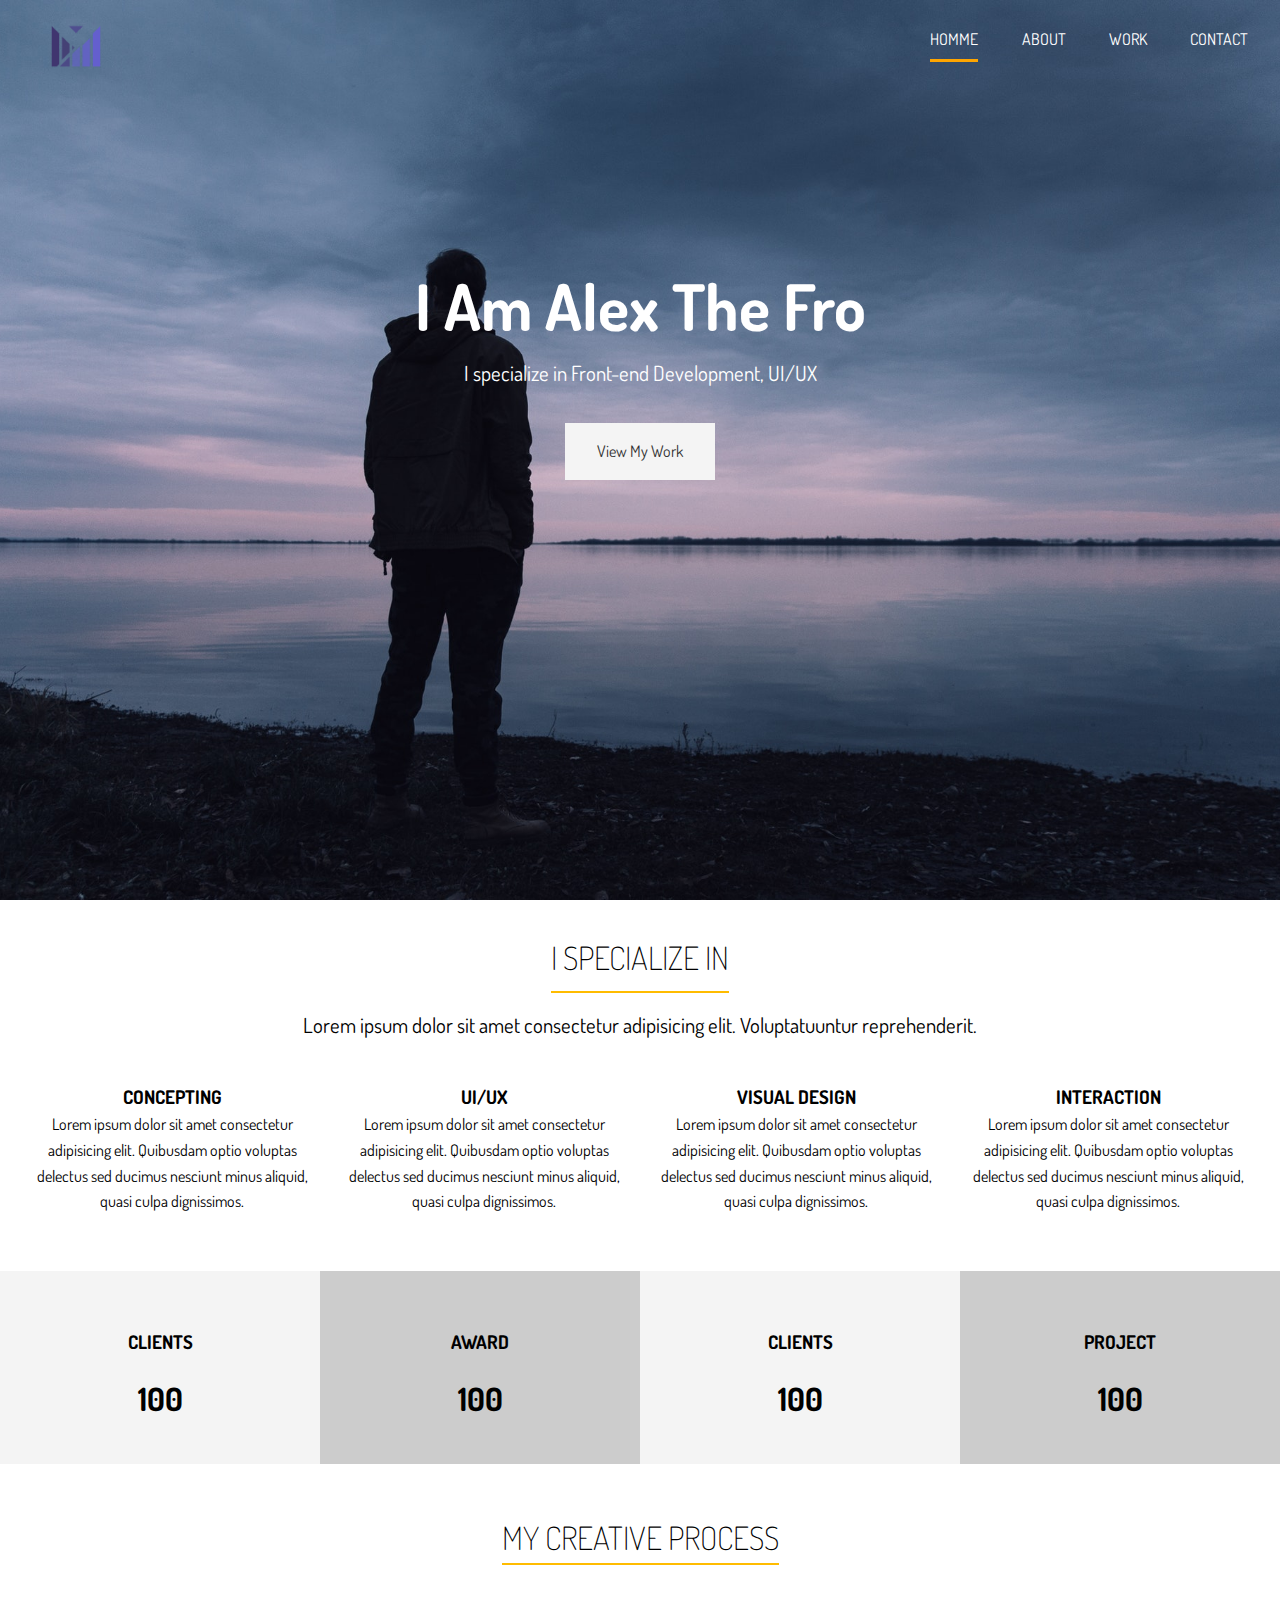
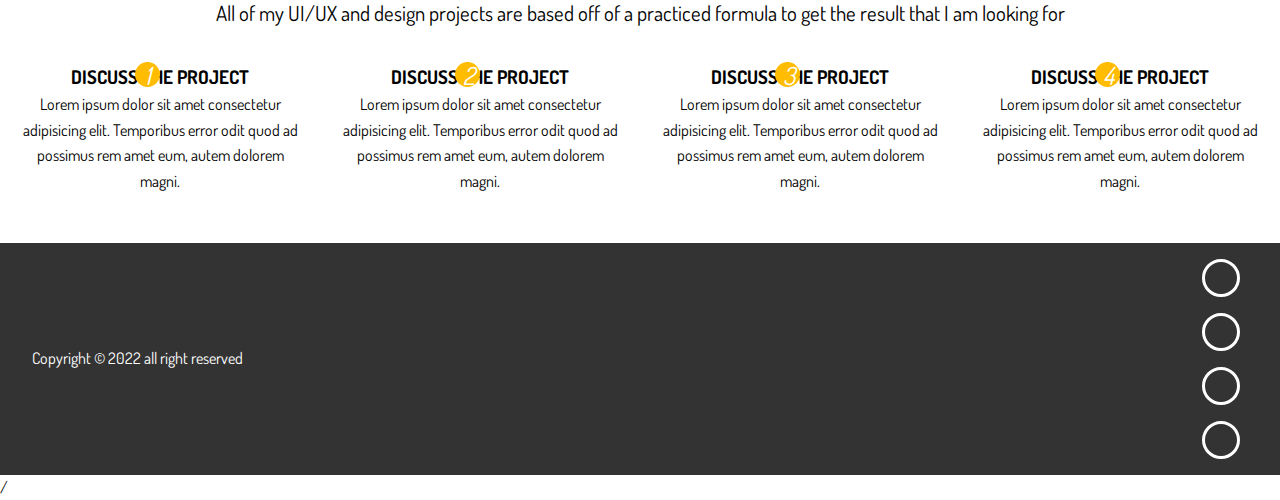
<file: index.html>
<!DOCTYPE html>
<html lang="en">
<head>
  <meta charset="UTF-8">
  <meta name="viewport" content="width=device-width, initial-scale=1.0">
  <meta http-equiv="X-UA-Compatible" content="ie=edge">
  <link
      rel="stylesheet"
      href="https://use.fontawesome.com/releases/v5.7.2/css/all.css"
      integrity="sha384-fnmOCqbTlWIlj8LyTjo7mOUStjsKC4pOpQbqyi7RrhN7udi9RwhKkMHpvLbHG9Sr"
      crossorigin="anonymous">
  <link href="https://fonts.googleapis.com/css?family=Dosis&display=swap" rel="stylesheet">
  <link rel="stylesheet" href="./css/main.css">
  <link rel="shortcut icon" type="image/x-icon" href="/favicon.ico">
  <title>Portfolio</title>
</head>
<body>
  <header class="head head-home">
    <div class="container">
      <nav id="main-nav">
        <img src="./img/logoalex.png" style="width: 120px; height: 120px; " alt="my logo" id="logo">
        <ul>
          <li><a href="index.html" >Homme</a><div class="current"></div></li>
          <li><a href="about.html">About</a><div></div></li>
          <li><a href="work.html">Work</a><div></div></li>
          <li><a href="contact.html">Contact</a><div></div></li>
        </ul>
      </nav>
      <div class="header-content">
        <h1>
          I Am Alex The
          <span
            class="txt-type"
            data-wait="3000"
            data-words='["Front-end Developer", "UI/UX Dev"]'
          ></span>
        </h1>
        <p class="lead">
          I specialize in Front-end Development, UI/UX
        </p>
        <a href="work.html" class="btn btn-light">View My Work</a>
      </div>
    </div>
  </header>
  <main>
    <div class="container">
      <div class="main-A">
        <h2>I SPECIALIZE IN</h2>
        <p>Lorem ipsum dolor sit amet consectetur adipisicing elit. Voluptatuuntur reprehenderit.</p>
        <div class="spec-itm">
          <div>
            <i class="fas fa-file-alt fa-2x"></i>
            <h3>CONCEPTING</h3>
            <p>Lorem ipsum dolor sit amet consectetur adipisicing elit. Quibusdam optio voluptas delectus sed ducimus nesciunt minus aliquid, quasi culpa dignissimos.</p>
          </div>
          <div>
            <i class="fas fa-desktop fa-2x"></i>
            <h3>UI/UX</h3>
            <p>Lorem ipsum dolor sit amet consectetur adipisicing elit. Quibusdam optio voluptas delectus sed ducimus nesciunt minus aliquid, quasi culpa dignissimos.</p>
          </div>
          <div>
            <i class="fas fa-object-ungroup fa-2x"></i>
            <h3>VISUAL DESIGN</h3>
            <p>Lorem ipsum dolor sit amet consectetur adipisicing elit. Quibusdam optio voluptas delectus sed ducimus nesciunt minus aliquid, quasi culpa dignissimos.</p>
          </div>
          <div>
            <i class="fas fa-thumbs-up fa-2x"></i>
            <h3>interaction</h3>
            <p>Lorem ipsum dolor sit amet consectetur adipisicing elit. Quibusdam optio voluptas delectus sed ducimus nesciunt minus aliquid, quasi culpa dignissimos.</p>
          </div>
        </div>
      </div>
    </div>
    <div class="main-B">
      <div>
        <i class="fas fa-users fa-3x"></i>
        <h3>clients</h3>
        <p> 100</p>
      </div>
      <div>
        <i class="fas fa-award fa-3x"></i>
        <h3>Award</h3>
        <p> 100</p>
      </div>
      <div>
        <i class="fas fa-hourglass-start fa-3x"></i>
        <h3>clients</h3>
        <p> 100</p>
      </div>
      <div>
        <i class="fas fa-code-branch fa-3x"></i>
        <h3>project</h3>
        <p> 100</p>
      </div>
    </div>
    <div class="main-C">
      <div class="container">
        <h2 class="l-heading">MY CREATIVE PROCESS</h2>
        <p class="lead">All of my UI/UX and design projects are based off of a practiced formula to get the result that I am looking for</p>
        <div class="pros">
          <div>
            <i class="fas fa-file-alt fa-3x"><div class="namb">1</div></i>
            <h3>DISCUSS THE PROJECT</h3>
            <p>Lorem ipsum dolor sit amet consectetur adipisicing elit. Temporibus error odit quod ad possimus rem amet eum, autem dolorem magni.</p>
          </div>
          <div>
            <i class="fas fa-desktop fa-3x"><div class="namb">2</div></i>
            <h3>DISCUSS THE PROJECT</h3>
            <p>Lorem ipsum dolor sit amet consectetur adipisicing elit. Temporibus error odit quod ad possimus rem amet eum, autem dolorem magni.</p>
          </div>
          <div>
            <i class="fas fa-code-branch fa-3x"><div class="namb">3</div></i>
            <h3>DISCUSS THE PROJECT</h3>
            <p>Lorem ipsum dolor sit amet consectetur adipisicing elit. Temporibus error odit quod ad possimus rem amet eum, autem dolorem magni.</p>
          </div>
          <div>
            <i class="fas fa-code-branch fa-3x"><div class="namb">4</div></i>
            <h3>DISCUSS THE PROJECT</h3>
            <p>Lorem ipsum dolor sit amet consectetur adipisicing elit. Temporibus error odit quod ad possimus rem amet eum, autem dolorem magni.</p>
          </div>
        </div>
      </div>
    </div>
  </main>
  <footer>
    <div class="container foot">
      <p>Copyright &copy; 2022 all right reserved</p>
      <ul>
        <li class="fab fa-twitter"></li>
        <li class="fab fa-facebook"></li>
        <li class="fab fa-instagram"></li>
        <li class="fab fa-twitter"></li>
      </ul>
    </div>
  </footer>
  <script src="./js/typewriter.js"></script>/
</body>
</html>
</file>
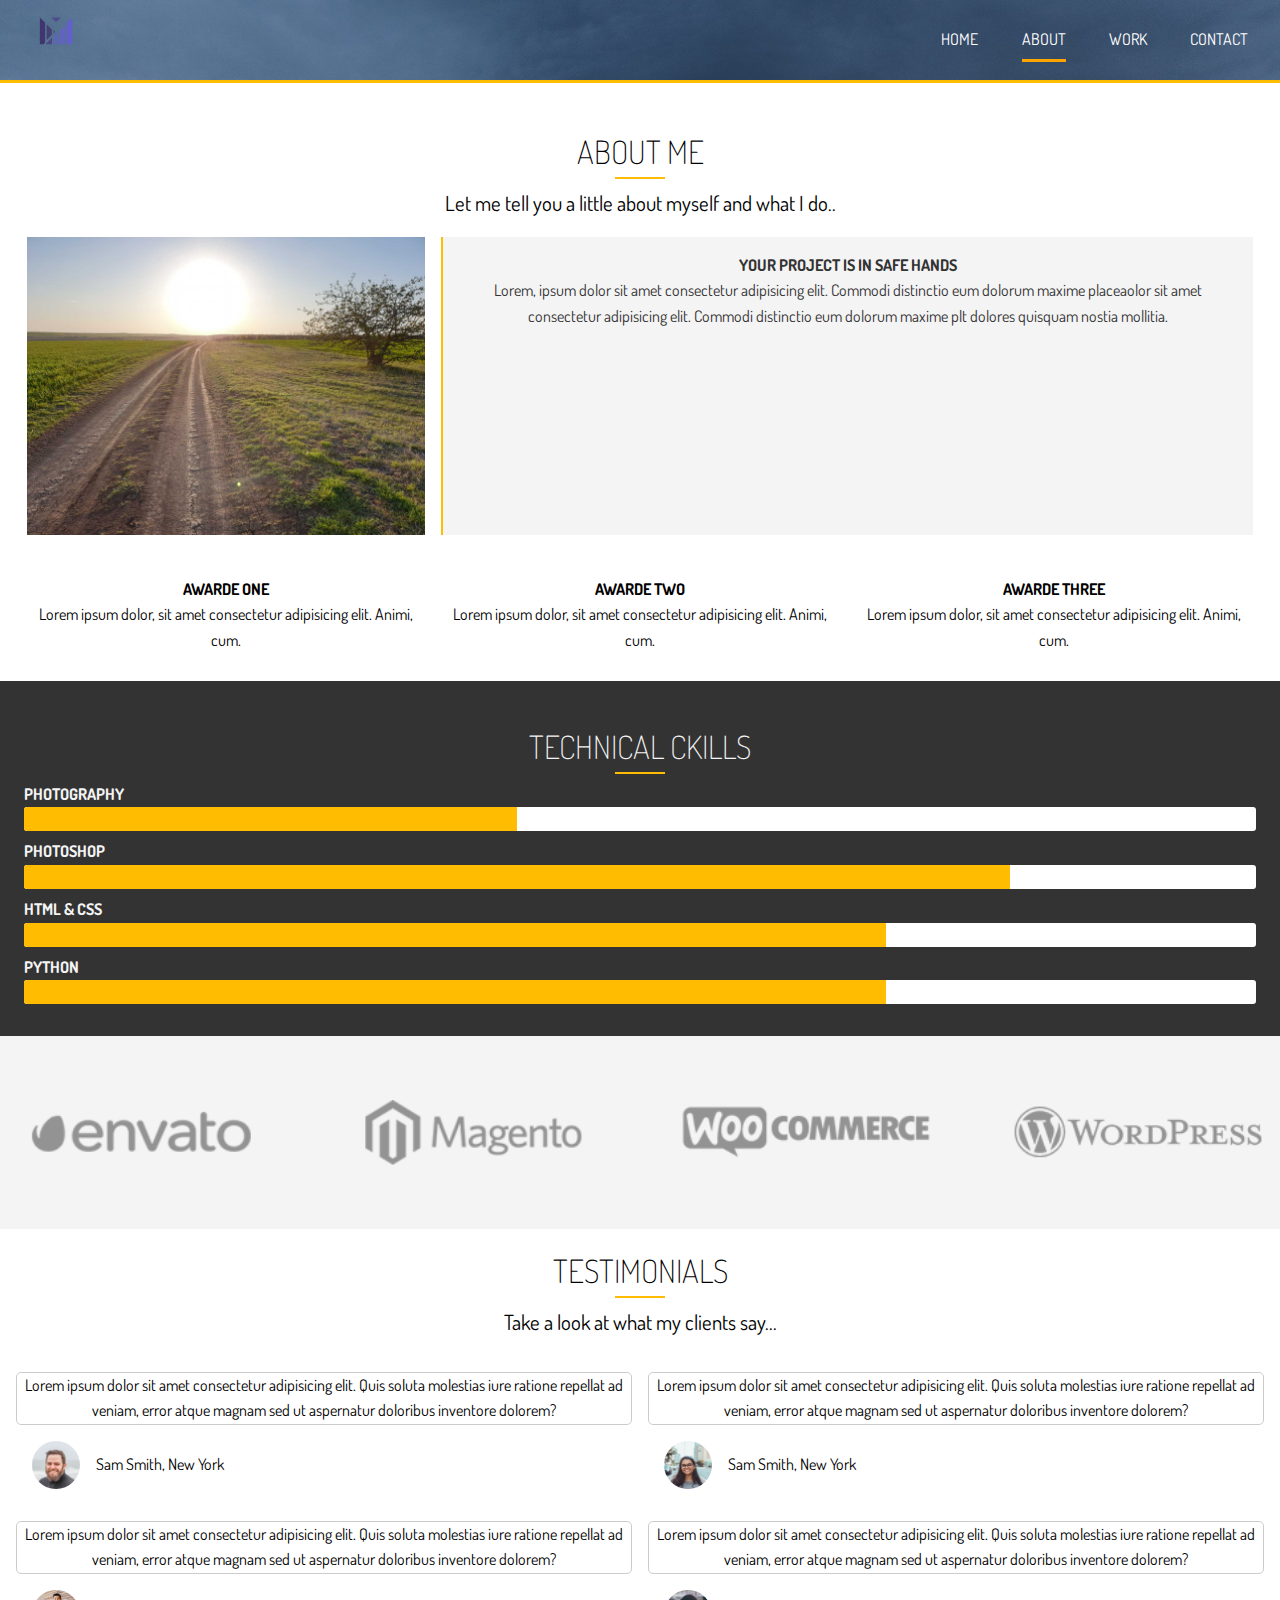
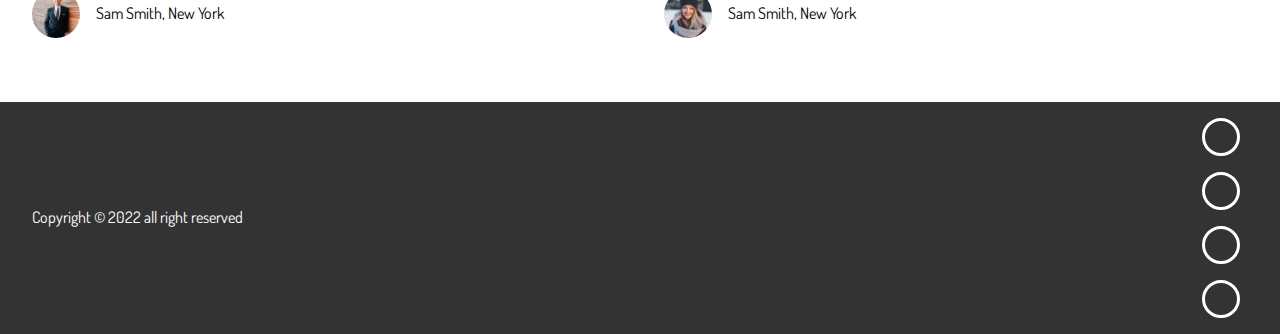
<file: about.html>
<!DOCTYPE html>
<html lang="en">
<head>
  <meta charset="UTF-8">
  <meta name="viewport" content="width=device-width, initial-scale=1.0">
  <meta http-equiv="X-UA-Compatible" content="ie=edge">
  <link
      rel="stylesheet"
      href="https://use.fontawesome.com/releases/v5.7.2/css/all.css"
      integrity="sha384-fnmOCqbTlWIlj8LyTjo7mOUStjsKC4pOpQbqyi7RrhN7udi9RwhKkMHpvLbHG9Sr"
      crossorigin="anonymous">
  <link href="https://fonts.googleapis.com/css?family=Dosis&display=swap" rel="stylesheet">
  <link rel="stylesheet" href="./css/main.css">
  <title>Portfolio</title>
</head>
<body>
  <header class="head head-about">
    <div class="container">
      <nav id="main-nav">
        <img src="./img/logoalex.png" style="width: 80px; height: 80px; " alt="my logo" id="logo">
        <ul>
          <li><a href="index.html" >Home</a><div ></div></li>
          <li><a href="about.html">About</a><div class="current"> </div></li>
          <li><a href="work.html">Work</a><div></div></li>
          <li><a href="contact.html">Contact</a><div></div></li>
        </ul>
      </nav>
    </div>
    <div class="mar"></div>
  </header>
  <section class="about-a">
    <div class="container">
      <h2 class="l-heading">about me</h2>
      <div class="slash"></div>
      <p class="lead">Let me tell you a little about myself and what I do..</p>
      <div class="about-grid">
        <img src="./img/me.jpg" alt="my photo">
        <div class="bio bg-light">
          <h4>YOUR PROJECT IS IN SAFE HANDS</h4>
          <p>Lorem, ipsum dolor sit amet consectetur adipisicing elit. Commodi distinctio eum dolorum maxime placeaolor sit amet consectetur adipisicing elit. Commodi distinctio eum dolorum maxime plt dolores quisquam nostia mollitia.</p>
        </div>
        <div class="award">
          <i class="fas fa-award fa-3x"></i>
          <h4>awarde one</h4>
          <p>Lorem ipsum dolor, sit amet consectetur adipisicing elit. Animi, cum.</p>
        </div>
        <div class="award">
          <i class="fas fa-award fa-3x"></i>
          <h4>awarde two</h4>
          <p>Lorem ipsum dolor, sit amet consectetur adipisicing elit. Animi, cum.</p>
        </div>
        <div class="award">
          <i class="fas fa-award fa-3x"></i>
          <h4>awarde three</h4>
          <p>Lorem ipsum dolor, sit amet consectetur adipisicing elit. Animi, cum.</p>
        </div>
      </div>
    </div>
  </section>
  <section class="about-b">
    <div class="container">
      <h2 class="l-heading">technical ckills</h2>
      <div class="slash"></div>
      <h4>photography</h4>
      <div class="bar"><div style="width: 40%;"></div></div>
      <h4>photoshop</h4>
      <div class="bar "><div style="width: 80%;"></div></div>
      <h4>html & css</h4>
      <div class="bar bar-3"><div style="width: 70%;"></div></div>
      <h4>python</h4>
      <div class="bar bar-4"><div style="width: 70%;"></div></div>
    </div>
  </section>
  <section class="container about-c">
      <img src="./img/about-logos/logo-envato.png" alt="logo1">
      <img src="./img/about-logos/logo-magento.png" alt="logo2">
      <img src="./img/about-logos/logo-woocommerce.png" alt="logo3">
      <img src="./img/about-logos/logo-wordpress.png" alt="logo4">
  </section>
  <section class="container about-d">
    <h2 class="l-heading">testimonials</h2>
    <div class="slash"></div>
    <div class="lead">Take a look at what my clients say...</div>
    <div class="about-d-grid">
      <div>
        <p>Lorem ipsum dolor sit amet consectetur adipisicing elit. Quis soluta molestias iure ratione repellat ad veniam, error atque magnam sed ut aspernatur doloribus inventore dolorem?</p>
        <div class="img-testim">
          <img src="./img/testimonials/person1.jpg" alt="person-1">
          <p>Sam Smith, New York</p>
        </div>  
      </div>
      <div>
        <p>Lorem ipsum dolor sit amet consectetur adipisicing elit. Quis soluta molestias iure ratione repellat ad veniam, error atque magnam sed ut aspernatur doloribus inventore dolorem?</p>
        <div class="img-testim">
          <img src="./img/testimonials/person2.jpg" alt="person-1">
          <p>Sam Smith, New York</p>
        </div>  
      </div>
      <div>
        <p>Lorem ipsum dolor sit amet consectetur adipisicing elit. Quis soluta molestias iure ratione repellat ad veniam, error atque magnam sed ut aspernatur doloribus inventore dolorem?</p>
        <div class="img-testim">
          <img src="./img/testimonials/person3.jpg" alt="person-1">
          <p>Sam Smith, New York</p>
        </div>  
      </div>
      <div>
        <p>Lorem ipsum dolor sit amet consectetur adipisicing elit. Quis soluta molestias iure ratione repellat ad veniam, error atque magnam sed ut aspernatur doloribus inventore dolorem?</p>
        <div class="img-testim">
          <img src="./img/testimonials/person4.jpg" alt="person-1">
          <p>Sam Smith, New York</p>
        </div>  
      </div>

    </div>
  </section>
  <footer>
    <div class="container foot">
      <p>Copyright &copy; 2022 all right reserved</p>
      <ul>
        <li class="fab fa-twitter"></li>
        <li class="fab fa-facebook"></li>
        <li class="fab fa-instagram"></li>
        <li class="fab fa-twitter"></li>
      </ul>
    </div>
  </footer>
  </body>
</file>
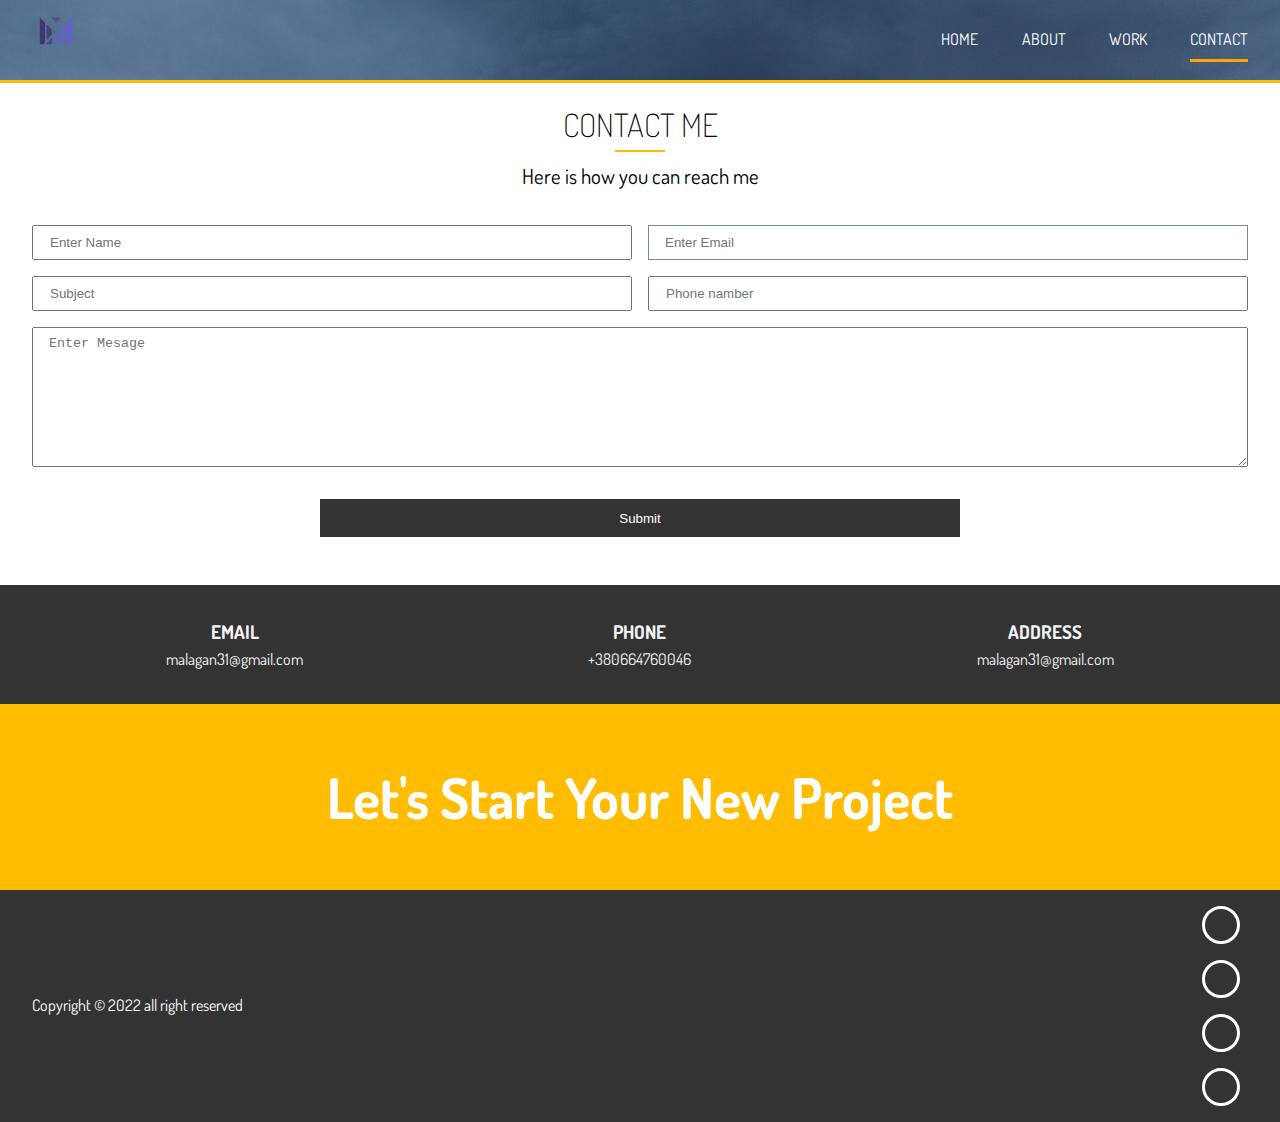
<file: contact.html>
<!DOCTYPE html>
<html lang="en">
<head>
  <meta charset="UTF-8">
  <meta name="viewport" content="width=device-width, initial-scale=1.0">
  <meta http-equiv="X-UA-Compatible" content="ie=edge">
  <link
      rel="stylesheet"
      href="https://use.fontawesome.com/releases/v5.7.2/css/all.css"
      integrity="sha384-fnmOCqbTlWIlj8LyTjo7mOUStjsKC4pOpQbqyi7RrhN7udi9RwhKkMHpvLbHG9Sr"
      crossorigin="anonymous">
  <link href="https://fonts.googleapis.com/css?family=Dosis&display=swap" rel="stylesheet">
  <link rel="stylesheet" href="./css/main.css">
  <title>Portfolio</title>
</head>
<body>
  <header class="head head-about">
    <div class="container">
      <nav id="main-nav">
        <img src="./img/logoalex.png" style="width: 80px; height: 80px; " alt="my logo" id="logo">
        <ul>
          <li><a href="index.html" >Home</a><div></div></li>
          <li><a href="about.html">About</a><div></div></li>
          <li><a href="work.html">Work</a><div></div></li>
          <li><a href="contact.html">Contact</a><div class="current"></div></li>
        </ul>
      </nav>
    </div>
    <div class="mar"></div>
  </header>
  <section class="contact-a">
    <div class="container">
      <h2 class="l-heading">contact me</h2>
      <div class="slash"></div>
      <p class="lead">Here is how you can reach me</p>
      <form name="contact" method="POST" data-netlify-recaptcha="true" data-netlify="true">
        <div class="contact-form">
          <input type="text" name="text" id="text" placeholder="Enter Name ">
          <input type="email" name="email" id="email"  placeholder="Enter Email">
          <input type=" text" name="subject"id="subject" placeholder="Subject">
          <input type="text" name="phone" id="phone" placeholder="Phone namber">
          <textarea name="masage" id="textarea" rows="5" placeholder="Enter Mesage"></textarea>
        </div>
        <div data-netlify-recaptcha="true" style=" display: block; margin: 0 5rem 1rem;"></div>
        <input type="submit" id="submit" name="submit">
      </form>
    </div>
  </section>
  <section class="contact-b bg-dark">
    <div class="container contact-b-grid">
      <div>
        <i class="fas fa-envelope-open-text fa-3x"></i>
        <h3>Email</h3>
        <p>malagan31@gmail.com</p>
      </div>
      <div>
        <i class="fas fa-phone-volume fa-3x"></i>
        <h3>Phone</h3>
        <p>+380664760046</p>
      </div>
      <div>
        <i class="far fa-address-card fa-3x"></i>
        <h3>Address</h3>
        <p>malagan31@gmail.com</p>
      </div>
    </div>
  </section>
  <div class="contact-c ">
    <h1>Let's Start Your New Project</h1>
  </div>
  <footer>
    <div class="container foot">
      <p>Copyright &copy; 2022 all right reserved</p>
      <ul>
        <li class="fab fa-twitter"></li>
        <li class="fab fa-facebook"></li>
        <li class="fab fa-instagram"></li>
        <li class="fab fa-twitter"></li>
      </ul>
    </div>
  </footer>
</body>
</file>
<file: css/main.css>
.container {
  max-width: 1280px;
  margin: auto;
}

.bg-dark {
  background-color: #333;
  color: #f4f4f4;
}

.l-heading {
  font-size: 2rem;
  padding-top: 1rem;
  font-weight: 100;
  text-transform: uppercase;
  text-align: center;
}

.lead {
  font-size: 1.3rem;
  margin-bottom: 1rem;
  text-align: center;
}

.bg-light {
  background-color: #f4f4f4;
  color: #333;
  text-align: center;
  padding: 1rem;
}

.slash {
  width: 50px;
  height: 2px;
  background-color: #ffbc00;
  display: block;
  margin: auto;
  margin-bottom: .5rem;
}

.btn {
  padding: 1rem 2rem;
  display: inline-block;
  -webkit-transition: all .5s;
  transition: all .5s;
  border: none;
  cursor: pointer;
}

.btn-light {
  background-color: #f4f4f4;
  color: #333;
}

.btn-light:hover {
  background-color: #ffbc00;
}

.btn-dark {
  background-color: #333;
  color: #f4f4f4;
}

.btn-dark:hover {
  background-color: #ffbc00;
}

* {
  margin: 0;
  padding: 0;
  -webkit-box-sizing: border-box;
          box-sizing: border-box;
}

body {
  font-family: 'Dosis', sans-serif;
  line-height: 1.6;
  background-color: white;
}

a {
  text-decoration: none;
  color: #333;
}

ul {
  list-style: none;
}

h4, h2, h3, h4 {
  text-transform: uppercase;
}

img {
  width: 100%;
}

.head {
  color: white;
}

.head-home {
  background: url("../img/showcase.jpg") no-repeat center top/cover;
  height: 100vh;
}

.head-about {
  background: url("../img/showcase.jpg") no-repeat center top/cover;
  border-bottom: 3px #ffbc00 solid;
}

#main-nav {
  display: -webkit-box;
  display: -ms-flexbox;
  display: flex;
  -webkit-box-pack: justify;
      -ms-flex-pack: justify;
          justify-content: space-between;
  padding: 0 1rem;
}

#main-nav ul {
  display: -webkit-box;
  display: -ms-flexbox;
  display: flex;
}

#main-nav ul li {
  padding: 1.7rem 1rem 0 1.7rem;
}

#main-nav ul li a {
  color: white;
  text-transform: uppercase;
}

#main-nav ul li:hover div {
  opacity: 1;
}

#main-nav ul li div {
  height: 3px;
  width: inherit;
  background-color: white;
  margin-top: .4rem;
  opacity: 0;
  -webkit-transition: all .3s;
  transition: all .3s;
}

#main-nav ul li .current {
  background-color: orange;
  opacity: 1;
}

.header-content {
  text-align: center;
  margin-top: 15vh;
}

.header-content p {
  font-size: 1.3rem;
  margin-bottom: 2rem;
}

.header-content h1 {
  font-size: 4rem;
}

.main-A {
  text-align: center;
  margin-top: 2rem;
}

.main-A h2 {
  display: inline-block;
  font-size: 2rem;
  padding-bottom: .5rem;
  margin-bottom: 1rem;
  border-bottom: #ffbc00 2px solid;
  font-weight: 100;
}

.main-A > p {
  font-size: 1.3rem;
  margin-bottom: 2rem;
}

.main-A .spec-itm {
  display: -ms-grid;
  display: grid;
  -ms-grid-columns: (1fr)[4];
      grid-template-columns: repeat(4, 1fr);
  padding: 0 1rem;
}

.main-A .spec-itm div {
  text-align: center;
  padding: .5rem;
}

.main-A .spec-itm div i {
  color: #ffbc00;
}

.main-B {
  margin-top: 3rem;
  display: -webkit-box;
  display: -ms-flexbox;
  display: flex;
}

.main-B div {
  -webkit-box-flex: 1;
      -ms-flex: 1;
          flex: 1;
  text-align: center;
  padding: 2.5rem 0;
  background-color: #f4f4f4;
}

.main-B div:nth-child(even) {
  background-color: #ccc;
}

.main-B h3 {
  margin: 1rem;
}

.main-B p {
  font-size: 2rem;
  font-weight: bold;
}

.main-C {
  text-align: center;
  margin: 2rem 0;
}

.main-C h2 {
  display: inline-block;
  border-bottom: 2px #ffbc00 solid;
  margin-bottom: 2rem;
}

.main-C .pros {
  display: -ms-grid;
  display: grid;
  -ms-grid-columns: (1fr)[4];
      grid-template-columns: repeat(4, 1fr);
}

.main-C .pros div {
  padding: 1rem;
}

.main-C .pros > div i {
  height: 90px;
  width: 90px;
  line-height: 90px;
  position: relative;
  background-color: #333;
  color: white;
  border-radius: 50%;
  margin: 2rem 0;
  -webkit-transition: all .2s;
  transition: all .2s;
}

.main-C .pros > div i .namb {
  position: absolute;
  font-size: 25px;
  height: 25px;
  width: 25px;
  line-height: 10px;
  top: 0;
  right: 0;
  padding: .5rem;
  border-radius: 50%;
  background-color: #ffbc00;
  -webkit-transition: inherit;
  transition: inherit;
}

.main-C .pros > div i:hover {
  -webkit-transform: scale(1.2);
          transform: scale(1.2);
  background-color: #ffbc00;
}

.main-C .pros > div i:hover .namb {
  -webkit-transform: scale(1.2);
          transform: scale(1.2);
  background-color: #333;
}

footer {
  background-color: #333;
}

footer .foot {
  padding: 0 2rem;
  color: white;
  display: -webkit-box;
  display: -ms-flexbox;
  display: flex;
  -webkit-box-pack: justify;
      -ms-flex-pack: justify;
          justify-content: space-between;
  -webkit-box-align: center;
      -ms-flex-align: center;
          align-items: center;
}

footer li {
  padding: 1rem;
  margin: 1rem .5rem;
  border-radius: 50%;
  border: 3px solid white;
}

footer li:hover {
  background-color: #ffbc00;
}

.about-a {
  margin: 1.7rem;
  text-align: center;
}

.about-a .about-grid {
  display: -ms-grid;
  display: grid;
  -ms-grid-columns: (1fr)[3];
      grid-template-columns: repeat(3, 1fr);
  grid-gap: 1rem;
}

.about-a .about-grid .bio {
  -ms-grid-column: 2;
  -ms-grid-column-span: 2;
  grid-column: 2 / span 2;
  border-left: #ffbc00 2px solid;
}

.about-a .about-grid .award i {
  color: #ffbc00;
  padding: 1rem;
}

.about-b {
  background-color: #333;
  color: #f4f4f4;
  padding: 1.5rem;
}

.about-b .bar {
  width: 100%;
  height: 1.5rem;
  background-color: white;
  margin-bottom: .5rem;
  border-radius: 3px;
  overflow: hidden;
}

.about-b .bar div {
  height: inherit;
  background-color: #ffbc00;
}

.about-c {
  background-color: #f4f4f4;
  padding: 1rem;
  display: -ms-grid;
  display: grid;
  -ms-grid-columns: (1fr)[4];
      grid-template-columns: repeat(4, 1fr);
  grid-gap: 5rem;
}

.about-c img {
  padding: 3rem 0;
}

.about-d-grid {
  -ms-grid-columns: (1fr)[4];
      grid-template-columns: repeat(4, 1fr);
  margin-bottom: 2rem;
  text-align: center;
  padding: 1rem;
  display: -ms-grid;
  display: grid;
  grid-gap: 1rem;
}

.about-d-grid > div > p {
  border: 1px #ccc solid;
  border-radius: 5px;
}

.about-d-grid .img-testim {
  display: -webkit-box;
  display: -ms-flexbox;
  display: flex;
  -webkit-box-align: center;
      -ms-flex-align: center;
          align-items: center;
}

.about-d-grid .img-testim img {
  padding: 1rem;
  display: inline-block;
  width: 80px;
  border-radius: 50%;
}

#site {
  display: -ms-grid;
  display: grid;
  -ms-grid-columns: (auto)[2];
      grid-template-columns: repeat(2, auto);
  margin: 2rem;
  -webkit-box-shadow: 10px 10px 5px grey;
          box-shadow: 10px 10px 5px grey;
}

#site .over:nth-child(1) .bac {
  background: url(./img/items/news-site.png) center center/cover;
}

#site .over:nth-child(2) .bac {
  background: url(./img/items/hotel-site.png) center center/cover;
}

#site .over:nth-child(3) .bac {
  background: url(./img/items/knowlege-resume.png) center center/cover;
}

#site .over:nth-child(4) .bac {
  background: url(./img/items/EdgeLedger.png) center center/cover;
}

#site .over:nth-child(5) .bac {
  background: url(./img/items/item5.png) center center/cover;
}

#site .over:nth-child(6) .bac {
  background: url(./img/items/item6.png) center center/cover;
}

.over {
  -webkit-box-flex: 1;
      -ms-flex: 1;
          flex: 1;
  overflow: hidden;
  width: 100%;
  height: 300px;
}

.over .bac {
  -webkit-transform: scale(1.1);
          transform: scale(1.1);
  -webkit-transition: all .5s;
  transition: all .5s;
  width: inherit;
  height: inherit;
}

.over .bac .main {
  width: inherit;
  height: inherit;
  background-color: rgba(255, 165, 0, 0);
  display: -webkit-box;
  display: -ms-flexbox;
  display: flex;
  -webkit-box-align: center;
      -ms-flex-align: center;
          align-items: center;
  -webkit-box-pack: center;
      -ms-flex-pack: center;
          justify-content: center;
  -webkit-transition: all .5s;
  transition: all .5s;
}

.over .bac .main h4 {
  text-transform: uppercase;
  color: #f4f4f4;
  text-shadow: 2px 2px 4px black, 0 0 25px #ffbc00, 0 0 5px darkblue;
  font-size: 2.5rem;
  margin: 0;
  -webkit-transform: scaleY(0);
          transform: scaleY(0);
  -webkit-transition: all .5s;
  transition: all .5s;
  opacity: 0;
  -webkit-transition-delay: .2s;
          transition-delay: .2s;
}

.over .bac:hover {
  -webkit-transform: scale(1.5);
          transform: scale(1.5);
}

.over .bac:hover .main {
  background-color: rgba(255, 165, 0, 0.5);
}

.over .bac:hover .main h4 {
  -webkit-transform: scaleY(1);
          transform: scaleY(1);
  opacity: 1;
}

.contact-a .contact-form {
  margin: 2rem;
  display: -ms-grid;
  display: grid;
  -ms-grid-columns: 1fr 1fr;
      grid-template-columns: 1fr 1fr;
  -ms-grid-rows: 1fr 1fr 4fr;
      grid-template-rows: 1fr 1fr 4fr;
  grid-gap: 1rem;
}

.contact-a .contact-form textarea {
  padding: .5rem 1rem;
}

.contact-a .contact-form input {
  padding: 0.5rem 1rem;
}

.contact-a .contact-form #textarea {
  -ms-grid-column: 1;
  -ms-grid-column-span: 2;
  grid-column: 1 / span 2;
}

.contact-a .contact-form #email {
  border: .5px lightslategrey solid;
}

.contact-a #submit {
  width: 50%;
  background-color: #333;
  color: white;
  padding: .7rem;
  border: none;
  text-align: center;
  display: block;
  margin: auto;
  margin-bottom: 3rem;
  -webkit-transition: all .4s;
  transition: all .4s;
}

.contact-a #submit:hover {
  cursor: pointer;
  background-color: #ffbc00;
}

.contact-b-grid {
  display: -ms-grid;
  display: grid;
  -ms-grid-columns: (1fr)[3];
      grid-template-columns: repeat(3, 1fr);
  margin: 0 2rem;
}

.contact-b-grid div {
  text-align: center;
  margin: 2rem;
}

.contact-c {
  background-color: #ffbc00;
  color: white;
  text-align: center;
  padding: 3rem 0;
}

.contact-c h1 {
  font-size: 3.5rem;
}

@media (max-width: 800px) {
  .head-home {
    height: 50vh;
  }
  .head-home .header-content {
    margin-top: 5vh;
  }
  .head-home .header-content p {
    margin-bottom: 0.5rem;
  }
  .main-A .spec-itm {
    -ms-grid-columns: 1fr 1fr;
        grid-template-columns: 1fr 1fr;
  }
  .main-C .pros {
    -ms-grid-columns: (1fr)[2];
        grid-template-columns: repeat(2, 1fr);
  }
}

.about-d-grid {
  -ms-grid-columns: (1fr)[2];
      grid-template-columns: repeat(2, 1fr);
}

@media (max-width: 500px) {
  #main-nav {
    -webkit-box-orient: vertical;
    -webkit-box-direction: normal;
        -ms-flex-direction: column;
            flex-direction: column;
    -webkit-box-align: center;
        -ms-flex-align: center;
            align-items: center;
    padding-bottom: 1rem;
  }
  #main-nav ul li {
    padding-top: 0;
    padding-bottom: 1rem;
  }
  .header-content {
    display: none;
  }
  .head-home {
    height: auto;
    border-bottom: 3px #ffbc00 solid;
  }
  footer .foot {
    -webkit-box-orient: vertical;
    -webkit-box-direction: normal;
        -ms-flex-direction: column;
            flex-direction: column;
    padding: 1rem 0;
  }
  .about-d-grid {
    -ms-grid-columns: 1fr;
        grid-template-columns: 1fr;
  }
  .about-d-grid > div {
    border: 1px gray solid;
    border-radius: 5px;
    padding: .5rem;
  }
  .about-d-grid > div p {
    border: none;
  }
  #site {
    -ms-grid-columns: 1fr;
        grid-template-columns: 1fr;
  }
  .contact-b-grid {
    -ms-grid-columns: 1fr;
        grid-template-columns: 1fr;
  }
  .contact-c h1 {
    font-size: 2rem;
  }
  .contact-a .contact-form {
    display: block;
    text-align: center;
  }
  .contact-a .contact-form > * {
    width: 100%;
    margin-bottom: 2rem;
  }
  .main-C .lead {
    padding: 0 1rem;
  }
  .main-A .spec-itm {
    -ms-grid-columns: 1fr;
        grid-template-columns: 1fr;
  }
  .main-A .spec-itm div {
    padding: 2rem;
    border-top: #ffbc00 0.5px solid;
  }
  .main-C .pros {
    -ms-grid-columns: 1fr;
        grid-template-columns: 1fr;
    padding: 1rem;
  }
  .main-C .pros > div {
    border-top: 0.5px #ffbc00 solid;
  }
  .about-a .about-grid {
    -ms-grid-columns: 1fr;
        grid-template-columns: 1fr;
  }
  .about-a .about-grid .bio {
    -ms-grid-column: 1;
    grid-column: 1;
    border: none;
  }
  .about-c img {
    padding: 0.5rem;
  }
}
/*# sourceMappingURL=main.css.map */
</file>
